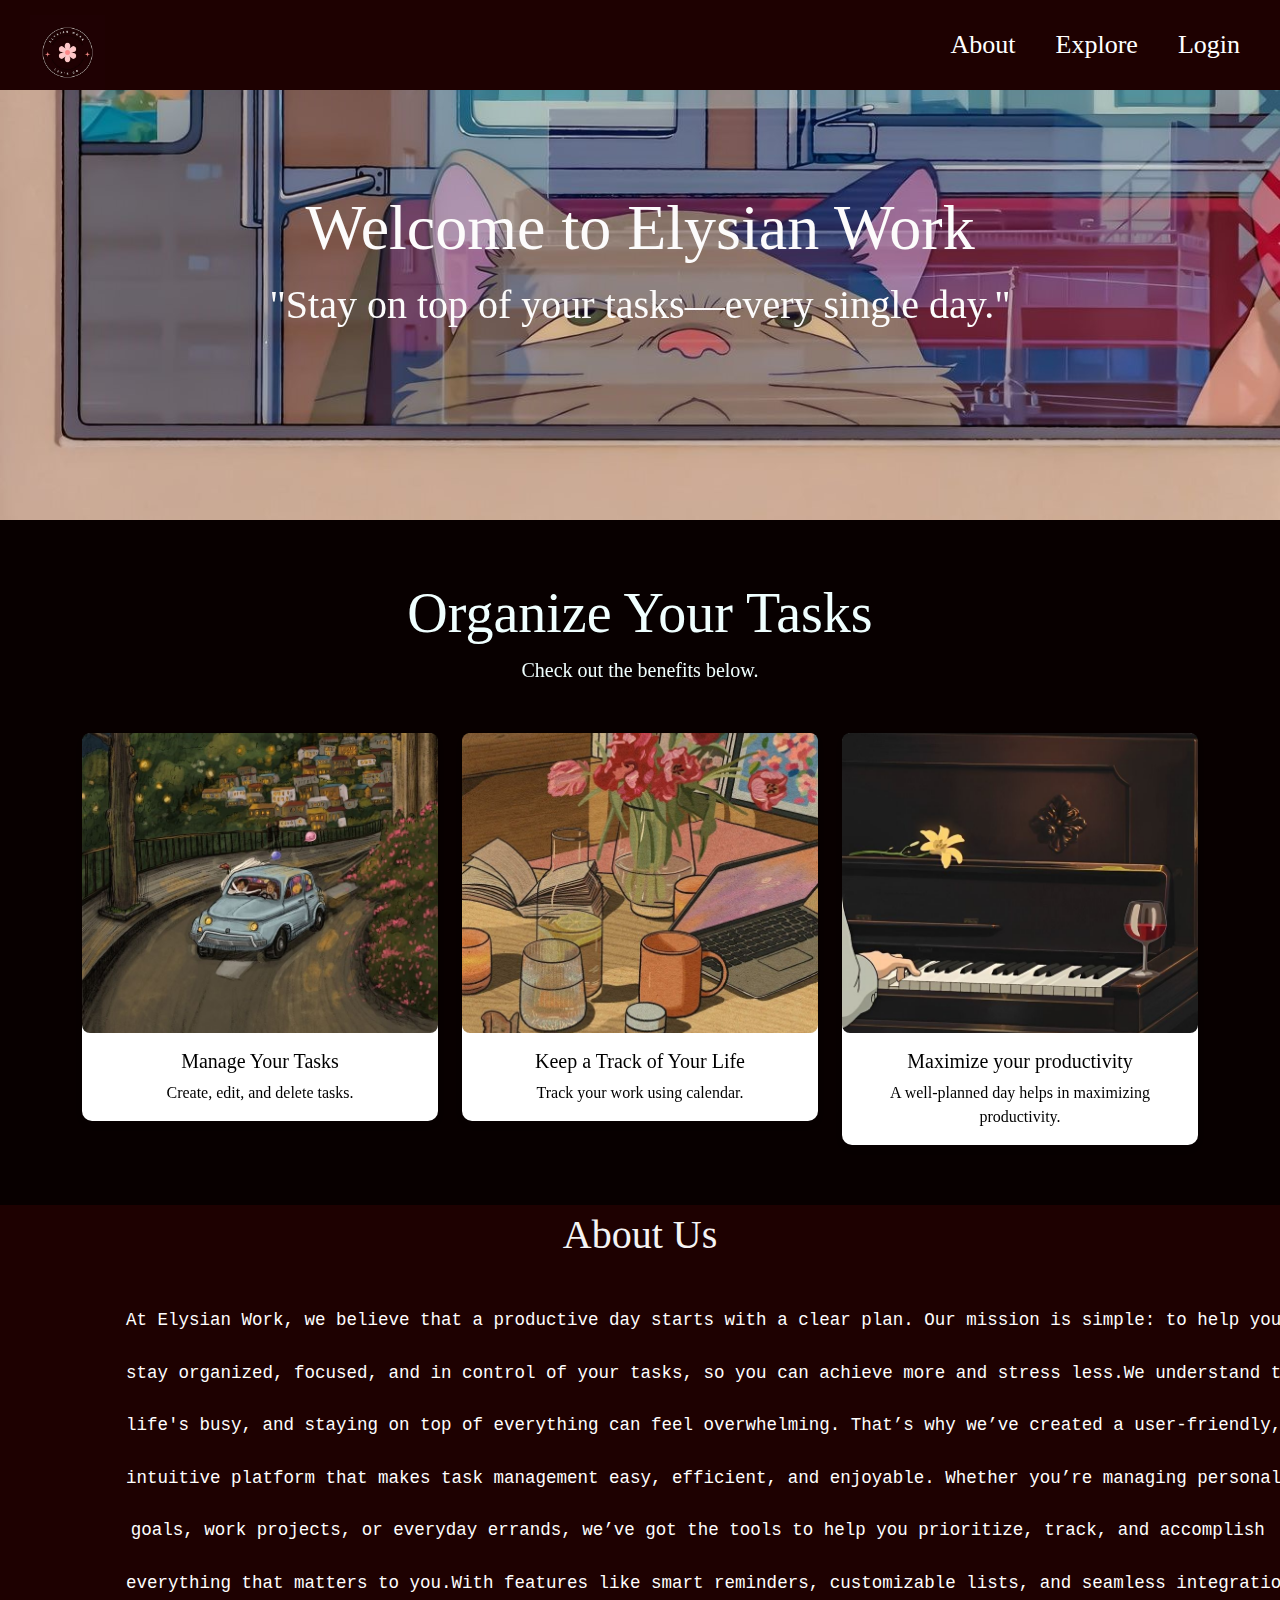
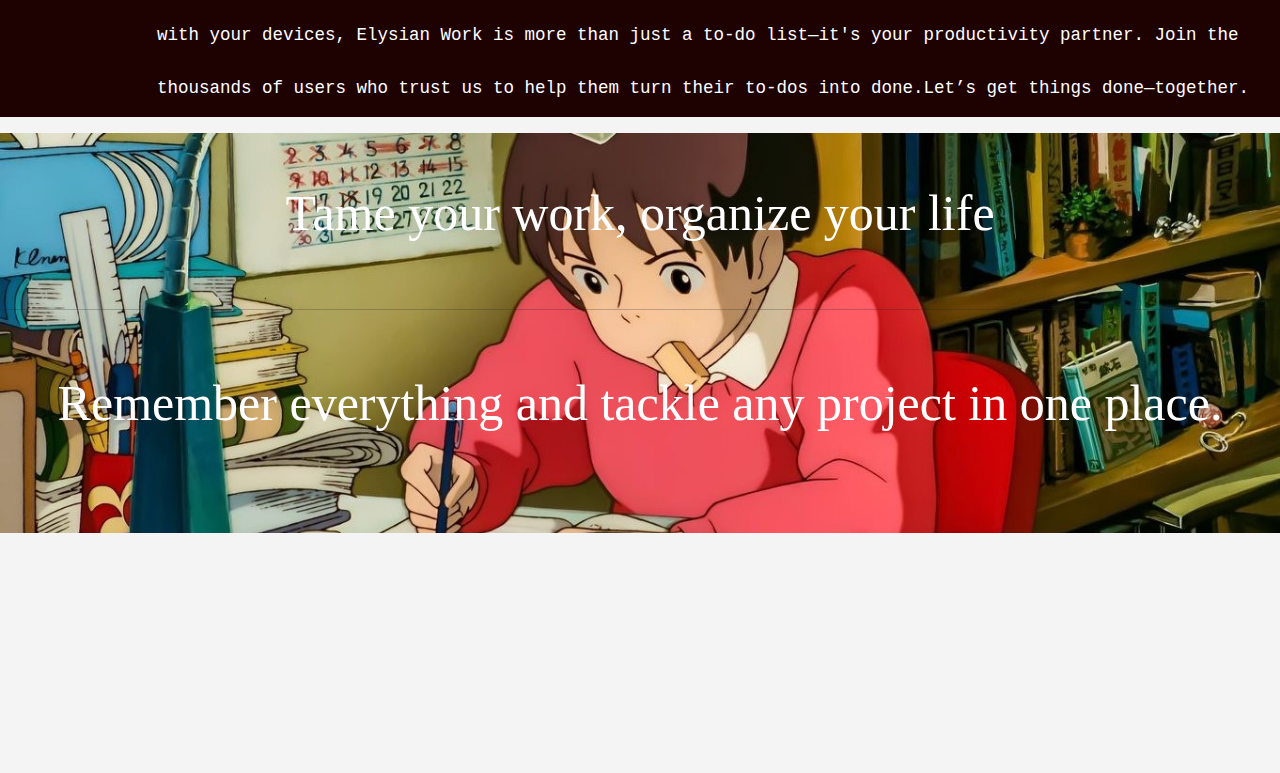
<file: INDEX.html>
<!DOCTYPE html>
<html lang="en">

<head>
    <meta charset="UTF-8">
    <meta name="viewport" content="width=device-width, initial-scale=1.0">
    <title> Elysian Work</title>
    
    <link href="https://cdn.jsdelivr.net/npm/bootstrap@5.3.0-alpha1/dist/css/bootstrap.min.css" rel="stylesheet" />
    
    <link href="https://cdn.jsdelivr.net/npm/aos@2.3.4/dist/aos.css" rel="stylesheet"/>
    <style>
        body {
            font-family: 'Times New Roman', Times, serif;
            background-color: black;
        }

        .hero-section {
            background-image: url('cat.jpg'); 
            background-size: cover;
            background-position: center;
            color:rgb(252, 251, 251);
            padding: 100px 0;
            text-align: center;
            background-color: #222;
            height: 430px;
        }

        .card-img-top {
            height: 300px;
            object-fit: cover;
            border-radius: 8px;
        }

        .card {
            border: none;
            border-radius: 10px;
            box-shadow: 0 4px 6px rgba(0, 0, 0, 0.1);
            color: black;
        }

        .intro-section {
            padding: 60px 0;
            background-color: #080000;
            color: azure;
        }

        .footer {
            background-color: #222;
            color: white;
            padding: 30px 0;
            text-align: center;
        }

        .btn-primary {
            background-color: #ff6f61;
            border: none;
        }

        .btn-primary:hover {
            background-color: #e55d4a;
        }

        #aboutus{
            text-align: center;
            background-color: #1e0101;
            font-size: 20px;
            color: #fff;


        }
        #banner{
            height: 400px;
            background-color: #1e0101;
            text-align: center;
            font-size: 90px;
            background-image: url(tame.jpg);
            background-size: cover;
            margin-top: 0%;
        }
        

* {
    margin: 0;
    padding: 0;
    box-sizing: border-box;
}

body {
    font-family:'Times New Roman', Times, serif;
    margin: 0;
    padding: 0;
    background-color: #f4f4f4;
}

a {
    text-decoration: none;
    color: inherit;
}


.navbar {
    display: flex;
    justify-content: space-between;
    align-items: center;
    background-color: #1e0101;
    padding: 15px 30px;
    position: sticky;
    top: 0;
    z-index: 1000;
    height: 90px;
    
}

.navbar .logo a {
    color: #fff;
    font-size: 24px;
    font-weight: bold;
    padding-top: 0px;
    padding-bottom: 0px;
    ;
}

.nav-links {
    list-style: none;
    display: flex;
    gap: 20px;
}

.nav-links li a {
    color: #fff;
    font-size: 26px;
    padding: 10px;
    transition: background-color 0.3s ease;
}

.nav-links li a:hover {
    background-color: #555;
    border-radius: 4px;
}


.menu-icon {
    display: none;
    font-size: 30px;
    color: #fff;
    cursor: pointer;
}


@media (max-width: 768px) {
    .nav-links {
        display: none;
        flex-direction: column;
        align-items: center;
        width: 100%;
        position: absolute;
        top: 60px;
        left: 0;
        background-color: #333;
        padding: 20px 0;
    }

    .nav-links.active {
        display: flex;
    }

    .nav-links li {
        width: 100%;
        text-align: center;
    }

    .nav-links li a {
        padding: 15px;
        font-size: 18px;
    }

    .menu-icon {
        display: block;
    }
}
    </style>
</head>

<body>

    
    <nav class="navbar">
        <div class="logo"> <img src="logoo.jpg" width="75px" height="75px">
        </div>
        <ul class="nav-links">
            <li><a href="#aboutus">About</a></li>
            <li><a href="#explore">Explore</a></li>
            <li><a href="login.html">Login</a></li>
        </ul>
        <div class="menu-icon" id="menu-icon">
            <span>&#9776;</span> 
        </div>
    </nav>

    
    <header class="hero-section" data-aos="fade-up">
        <div class="container">
            <h1 class="display-3">Welcome to Elysian Work</h1>
               <p class="lead" style="font-size: 40px;">"Stay on top of your tasks—every single day."</p>
        </div>
    </header>
    <div id="explore">
    
    <section id="about" class="intro-section">
        <div class="container text-center">
            <h2 class="display-4" data-aos="fade-up">Organize Your Tasks</h2>
            <p class="lead" data-aos="fade-up" data-aos-delay="100"> Check out the benefits below.</p>
            <div class="row mt-5">
            
                
                <div class="col-md-4" data-aos="fade-up" data-aos-delay="200">
                    <div class="card">
                        <img src="card1.jpeg" class="card-img-top" alt="Roses">
                        <div class="card-body">
                            <h5 class="card-title">Manage Your Tasks</h5>
                            <p class="card-text">Create, edit, and delete tasks.</p>
                        </div>
                    </div>
                </div>
                
                <div class="col-md-4" data-aos="fade-up" data-aos-delay="300">
                    <div class="card">
                        <img src="card2.jpeg" class="card-img-top" alt="Lilies">
                        <div class="card-body">
                            <h5 class="card-title">Keep a Track of Your Life</h5>
                            <p class="card-text">Track your work using calendar.</p>
                        </div>
                    </div>
                </div>
                
                <div class="col-md-4" data-aos="fade-up" data-aos-delay="400">
                    <div class="card">
                        <img src="card3.jpg" class="card-img-top" alt="Orchids">
                        <div class="card-body">
                            <h5 class="card-title">Maximize your productivity</h5>
                            <p class="card-text">A well-planned day helps in maximizing productivity.</p>
                    
                        </div>
                    </div>
                </div>
            </div>
        </div>
    </section>
    </div>

    <section>
        <div id="aboutus">
        <p style="color: #f4f4f4; font-size: 40px;">About Us</p>
         <pre><p>
            At Elysian Work, we believe that a productive day starts with a clear plan. Our mission is simple: to help you
            
            stay organized, focused, and in control of your tasks, so you can achieve more and stress less.We understand that  
            
            life's busy, and staying on top of everything can feel overwhelming. That’s why we’ve created a user-friendly, 
            
            intuitive platform that makes task management easy, efficient, and enjoyable. Whether you’re managing personal
            
            goals, work projects, or everyday errands, we’ve got the tools to help you prioritize, track, and accomplish 
            
            everything that matters to you.With features like smart reminders, customizable lists, and seamless integration 
            
            with your devices, Elysian Work is more than just a to-do list—it's your productivity partner. Join the 
            
            thousands of users who trust us to help them turn their to-dos into done.Let’s get things done—together.</p></pre>
         </div>
    </section>

    <div id="banner">
                 <b><h1 style="color: white; font-size: 50px; padding: 50px;" > Tame your work, organize your life </h1> </b>
                 <hr>
        
            <p style="color: white; font-size: 50px;padding-top: 40px;">Remember everything and tackle any project in one place. </p>
    </div>

    
    <footer class="footer" data-aos="fade-up" data-aos-delay="500">
        <p>&copy; 2024 Elysian Work. All Rights Reserved.</p>
        <p><a href="mailto:info@floralworld.com" class="text-white">Contact Us</a> | <a href="#" class="text-white">Privacy Policy</a></p>
    </footer>

    
    <script src="https://cdn.jsdelivr.net/npm/bootstrap@5.3.0-alpha1/dist/js/bootstrap.bundle.min.js"></script>
    <script src="https://cdn.jsdelivr.net/npm/aos@2.3.4/dist/aos.js"></script>

    
    <script>
        
const menuIcon = document.getElementById('menu-icon');
const navLinks = document.querySelector('.nav-links');

menuIcon.addEventListener('click', () => {
    navLinks.classList.toggle('active');
});


        AOS.init({
            duration: 1000,  
            once: true,      
        });
    </script>
</body>

</html>
</file>
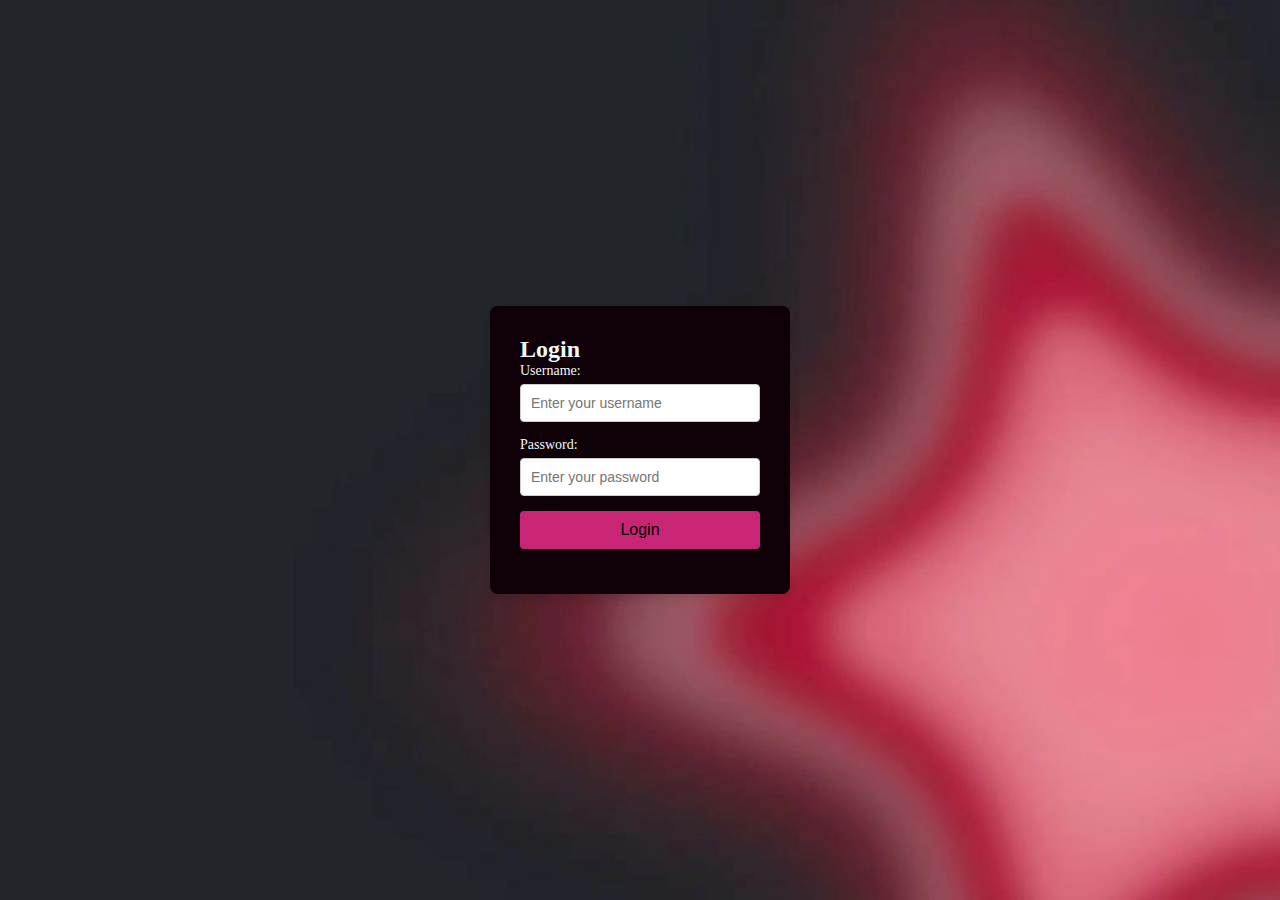
<file: login.html>
<!DOCTYPE html>
<html lang="en">
<head>
    <meta charset="UTF-8">
    <meta name="viewport" content="width=device-width, initial-scale=1.0">
    <title>Login Page</title>
    <link rel="stylesheet" href="login.css">
</head>
<body>

    <div class="login-container">
        <h2>Login</h2>
        
        
        <form id="loginForm" action="javascript:void(0);" method="POST">
            <div class="form-group">
                <label for="username">Username:</label>
                <input type="text" id="username" name="username" required placeholder="Enter your username">
            </div>
            
            <div class="form-group">
                <label for="password">Password:</label>
                <input type="password" id="password" name="password" required placeholder="Enter your password">
            </div>

            <div class="form-group">
                
                <button type="submit" id="loginButton">Login</button>
            </div>
        </form>

        
    </div>

    <script src="login.js"></script>
</body>
</html>
</file>
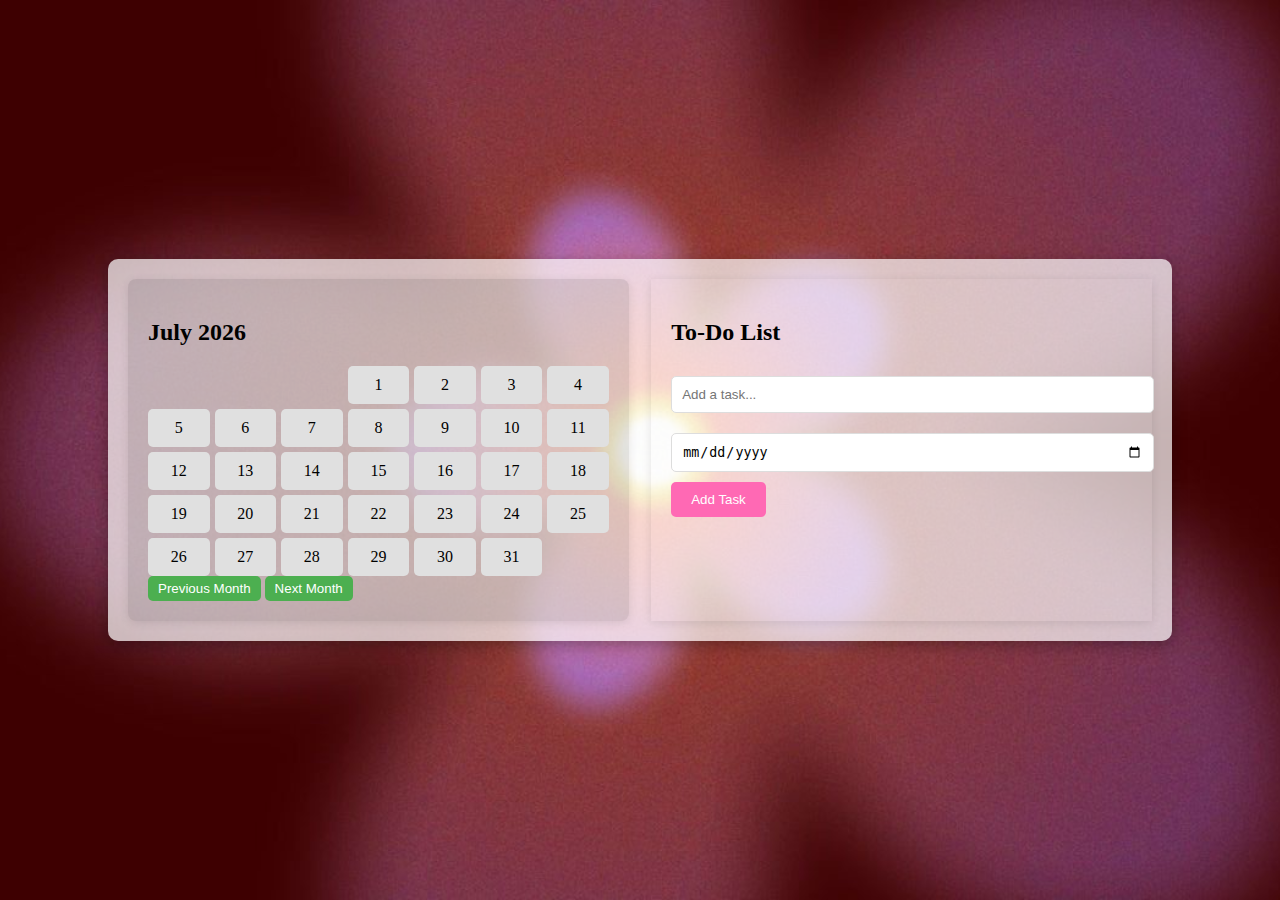
<file: ww.html>
<!DOCTYPE html>
<html lang="en">
<head>
    <meta charset="UTF-8">
    <meta name="viewport" content="width=device-width, initial-scale=1.0">
    <title>Elysian Work</title>
    <link rel="stylesheet" href="ww.css">
</head>
<body>
    <div class="container">
        <!-- Calendar Section -->
        <div class="calendar">
            <h2 id="monthName">Calendar</h2>
            <div id="calendar"></div>
            <button id="prevMonthBtn">Previous Month</button>
            <button id="nextMonthBtn">Next Month</button>
        </div>

        <!-- To-Do List Section -->
        <div class="todo-list">
            <h2>To-Do List</h2>
            <input type="text" id="taskInput" placeholder="Add a task...">
            <input type="date" id="taskDate">
            <button id="addTaskBtn">Add Task</button>
            <ul id="taskList"></ul>
        </div>
    </div>

    <script src="ww.js"></script>
</body>
</html>
</file>
<file: login.css>
* {
    margin: 0;
    padding: 0;
    box-sizing: border-box;
    color: aliceblue;
}

body {
    background-image: url(ll.jpg);
    background-size: cover;
    font-family: 'Times New Roman', Times, serif;
    background-color: #f7f7f7;
    display: flex;
    justify-content: center;
    align-items: center;
    height: 100vh;
}


.login-container {
    background-color:rgb(14, 0, 6);
    padding: 30px;
    box-shadow: 0 4px 8px rgba(0, 0, 0, 0.1);
    border-radius: 8px;
    width: 300px;
}


.form-group {
    margin-bottom: 15px;
}

.form-group label {
    display: block;
    font-size: 14px;
    margin-bottom: 5px;
}

.form-group input {
    width: 100%;
    padding: 10px;
    font-size: 14px;
    border: 1px solid #ccc;
    border-radius: 4px;
    color: black;
}


button {
    width: 100%;
    padding: 10px;
    background-color: #c82577;
    color: black;
    border: black;
    border-radius: 4px;
    font-size: 16px;
    cursor: pointer;
}

button:hover {
    background-color: rgb(82, 4, 43);
}
</file>
<file: ww.css>
body {
    font-family: 'Times New Roman', Times, serif;
    background-image: url(aura.jpg); 
    background-size: cover;
    background-position: center;
    margin: 0;
    padding: 0;
    display: flex;
    justify-content: center;
    align-items: center;
    height: 100vh;
    color: black;
}


.container {
    display: flex;
    justify-content: space-between;
    width: 80%;
    max-width: 1200px;
    padding: 20px;
    background-color: rgba(255, 255, 255, 0.7);
    border-radius: 10px;
    box-shadow: 0 4px 15px rgba(0, 0, 0, 0.3);
}


.calendar {
    width: 45%;
    padding: 20px;
    background-color: rgba(0, 0, 0, 0.1);
    border-radius: 8px;
    box-shadow: 0 2px 10px rgba(0, 0, 0, 0.1);
}

#calendar {
    display: grid;
    grid-template-columns: repeat(7, 1fr);
    gap: 5px;
    margin-top: 20px;
    text-align: center;
}

.calendar .day {
    padding: 10px;
    background-color: #e0e0e0;
    border-radius: 5px;
    cursor: pointer;
    transition: background-color 0.3s;
}

.calendar .day:hover {
    background-color: #d2398a;
    color: rgb(6, 0, 0);
}

.calendar .has-tasks {
    background-color: #f7a4d6; 
}


.todo-list {
    width: 45%;
    padding: 20px;
    background-color: rgba(0, 0, 0, 0.1)
    border-radius: 8px;
    box-shadow: 0 2px 10px rgba(0, 0, 0, 0.1);
}

#taskInput, #taskDate {
    width: 100%;
    padding: 10px;
    margin: 10px 0;
    border: 1px solid #ddd;
    border-radius: 5px;
}

#addTaskBtn {
    padding: 10px 20px;
    background-color: #ff69b4;
    border: none;
    color: white;
    cursor: pointer;
    border-radius: 5px;
    transition: background-color 0.3s;
}

#addTaskBtn:hover {
    background-color: #ff1493;
}

ul {
    list-style-type: none;
    padding: 0;
}

li {
    background-color: #f0f0f0;
    margin: 8px 0;
    padding: 10px;
    border-radius: 5px;
    transition: transform 0.3s ease-in-out;
    display: flex;
    justify-content: space-between;
    align-items: center;
}

li:hover {
    transform: scale(1.05);
}


button {
    background-color: #4CAF50;
    color: white;
    padding: 5px 10px;
    border: none;
    border-radius: 5px;
    cursor: pointer;
    transition: background-color 0.3s;
}

button.complete {
    background-color: #29a734; 
}

button.delete {
    background-color: #f44336; 
}

button:hover {
    background-color: #555;
}

button.complete:hover {
    background-color: #2f6d17;
}

button.delete:hover {
    background-color: #b62020;
}


.completed {
    text-decoration: line-through;
    color: rgb(21, 19, 19);
}
</file>
